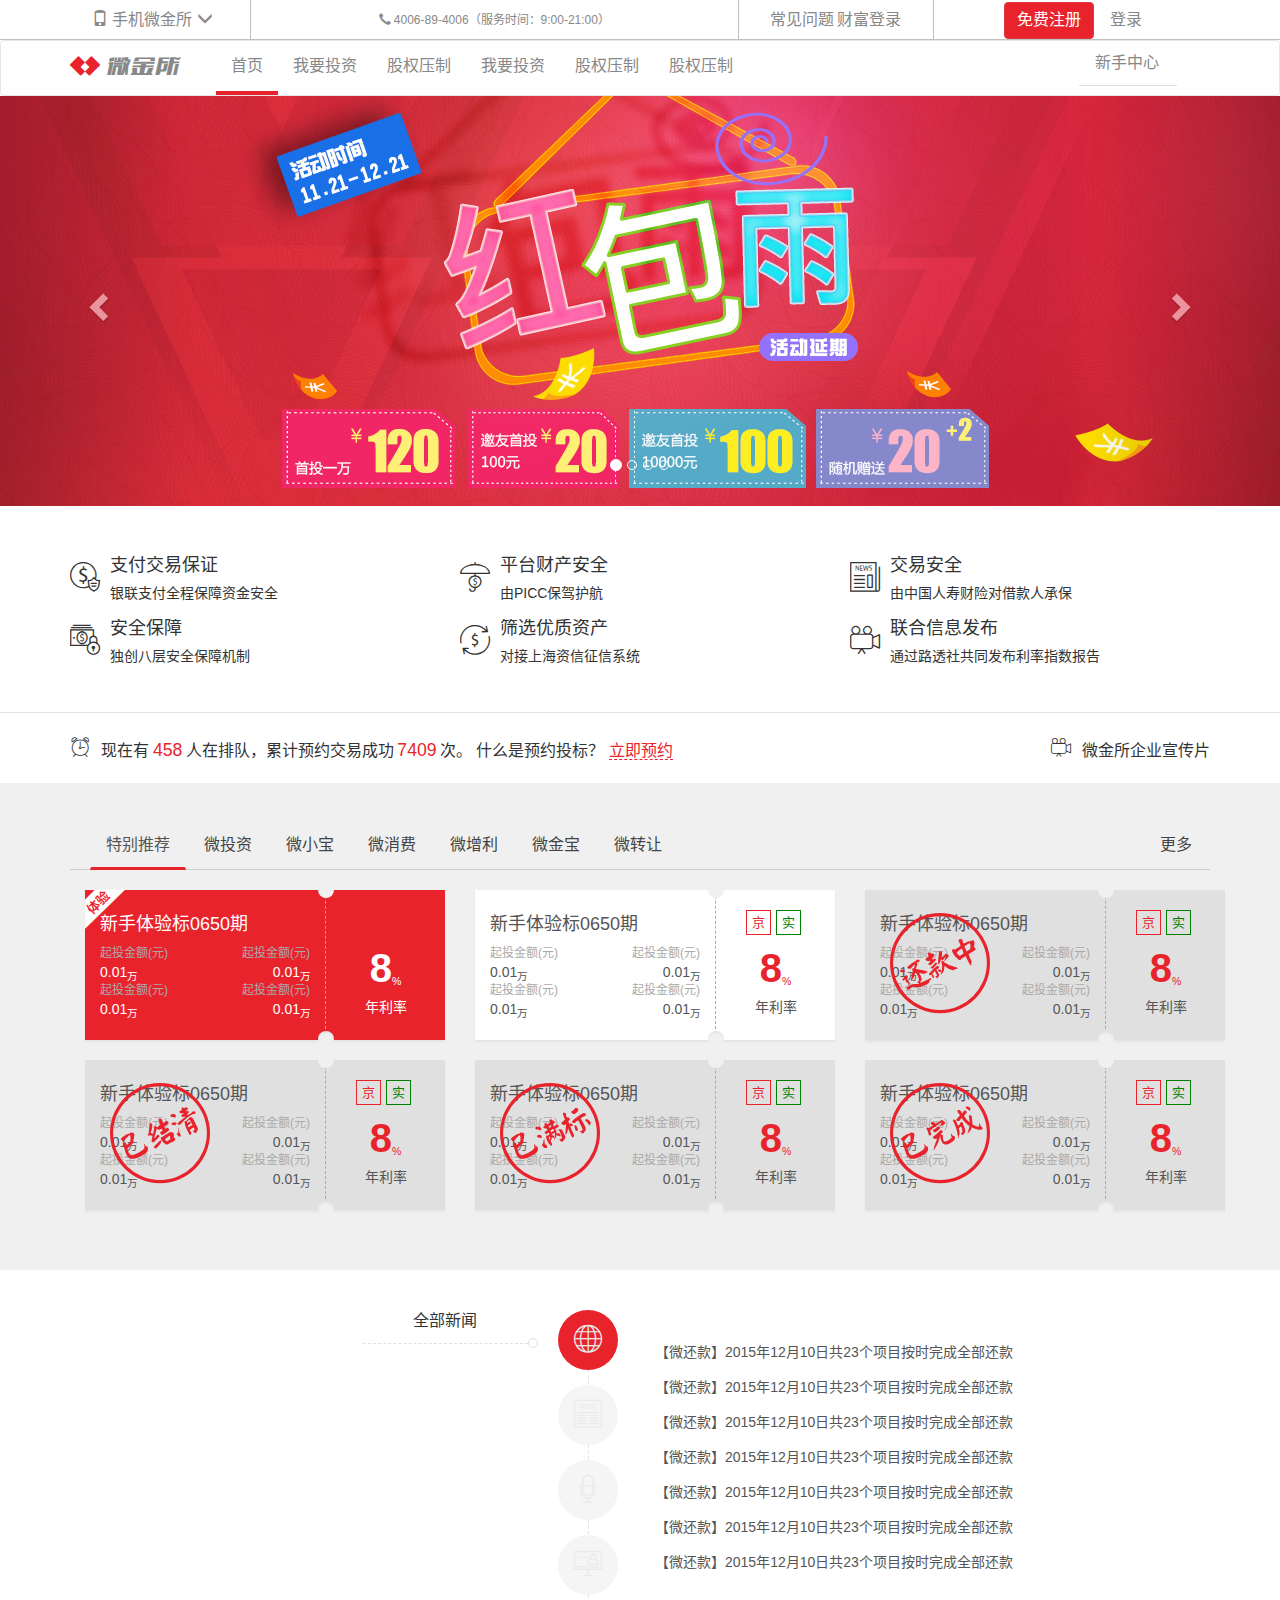
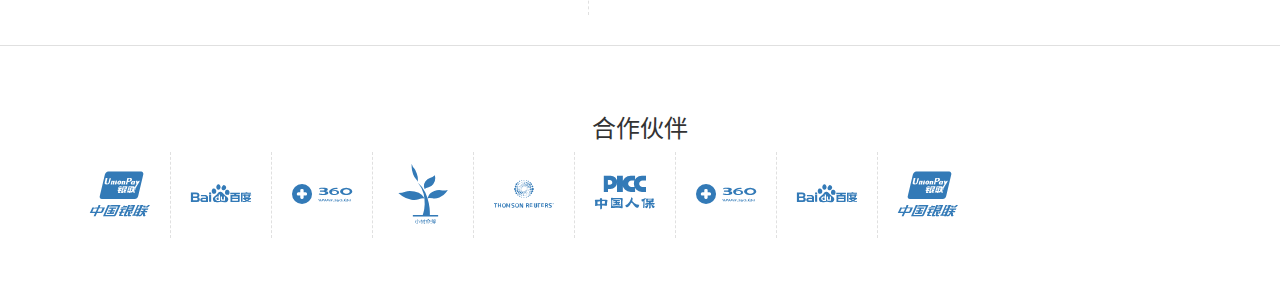
<file: web-demo/weijinsuo web/index.html>
<!DOCTYPE html>
<html lang="zh-CN">
  <head>
    <meta charset="utf-8">
    <meta http-equiv="X-UA-Compatible" content="IE=edge">
<!-- 浏览器的兼容模式版本 -->
    <meta name="viewport" content="width=device-width, initial-scale=1">
    <!-- 上述3个meta标签*必须*放在最前面，任何其他内容

    都*必须*跟随其后！ -->
    <title>微金所</title>

    <!-- Bootstrap -->
    <link href="lib/bootstrap/css/bootstrap.min.css" rel="stylesheet">

    <!-- HTML5 shim and Respond.js for IE8 support of HTML5 elements and media queries -->
    <!-- WARNING: Respond.js doesn't work if you view the page via file:// -->
    <!--[if lt IE 9]>
      <script src="lib/html5shiv/html5shiv.min.js"></script>
      <script src="lib/respond/respond.min.js"></script>
    <![endif]-->
    <link rel="icon" href="favicon.ico">
    <link rel="stylesheet" href="css/main.css">
  </head>
  <body>
    <!-- header -->
  	<header id="header">
        <div class="topbar visible-md visible-lg">
            <div class="container">
                <div class="row">
                  <div class="col-md-2 col-xs-12 text-center">
                    <a href="" class="mobile-link">
                      <span class="glyphicon glyphicon-phone" aria-hidden="true"></span> 手机微金所 
                      <span class="glyphicon glyphicon-menu-down" aria-hidden="true"></span>
                      <img src="img/c_06.jpg" alt="扫一扫">
                    </a>
                  </div>
                  <div class="col-md-5 col-xs-12 text-center">
                  <span class="glyphicon glyphicon-earphone"></span>
                  4006-89-4006（服务时间：9:00-21:00）
                  </div>
                  <div class="col-md-2 col-xs-12 text-center">
                    <a href="">常见问题</a> 
                    <a href="">财富登录</a>
                  </div>
                  <div class="col-md-3 col-xs-12 text-center">
                    <a class="btn btn-register" href="#" role="button">免费注册
                    </a>
                    <a href="" class="btn btn-link" data-toggle="modal" data-target="#login_in">登录</a>
                  </div>
                </div>
            </div>
        </div>
        <nav class="navbar navbar-default " data-spy="affix" data-offset-top="120" data-offset-bottom="200" >
        <!-- data-offset-top:偏移多远之后进行固定定位； -->
          <div class="container">
            <div class="navbar-header">
              <button type="button" class="navbar-toggle collapsed" data-toggle="collapse" data-target="#bs-example-navbar-collapse-1" aria-expanded="false">
                <span class="sr-only">Toggle navigation</span>
                <span class="icon-bar"></span>
                <span class="icon-bar"></span>
                <span class="icon-bar"></span>
              </button>
              <a class="navbar-brand" href="#">
                <span class="icon-logo"></span>
                <span class="icon-wjs"></span>
                         
              </a>
            </div>
            <div class="collapse navbar-collapse" id="bs-example-navbar-collapse-1">
             <ul class="nav nav-wjs navbar-left">
                <li role="presentation" class="active"><a href="#">首页</a></li>
                <li role="presentation"><a href="#">我要投资</a></li>
                <li role="presentation"><a href="#">股权压制</a></li>
                <li role="presentation"><a href="#">我要投资</a></li>
                <li role="presentation"><a href="#">股权压制</a></li>
                <li role="presentation"><a href="#">股权压制</a></li>
              </ul>
              <ul class="nav nav-tabs navbar-right hidden-sm">
                <li role="presentation"><a href="#">新手中心
                </a></li>
              </ul>
            </div>
          </div>
        </nav>
    </header>
    <!-- /header -->
    <!-- 广告轮播 -->
  	<section id="main_ad" class="carousel slide" data-ride="carousel">
        <!-- 小圆点角标 -->
        <ol class="carousel-indicators">
          <li data-target="#main_ad" data-slide-to="0" class="active"></li>
          <li data-target="#main_ad" data-slide-to="1"></li>
          <li data-target="#main_ad" data-slide-to="2"></li>
          <li data-target="#main_ad" data-slide-to="3"></li>
        </ol>

        <!-- 幻灯片 -->
        <div class="carousel-inner" role="listbox">
          <div class="item active" data-image-lg="img/slide_01_2000x410.jpg"
          data-image-xs="img/slide_01_640x340.jpg">
          </div>
          <div class="item" data-image-lg="img/slide_02_2000x410.jpg"
          data-image-xs="img/slide_02_640x340.jpg">
          </div>
          <div class="item" data-image-lg="img/slide_03_2000x410.jpg"
          data-image-xs="img/slide_03_640x340.jpg">
          </div>
          <div class="item" data-image-lg="img/slide_04_2000x410.jpg"
          data-image-xs="img/slide_04_640x340.jpg">
          </div>
          <!-- ... -->
        </div>

        <!-- 左右按钮 -->
        <a class="left carousel-control" href="#main_ad" role="button" data-slide="prev">
        <span class="glyphicon glyphicon-chevron-left" aria-hidden="true"></span>
        <span class="sr-only">Previous</span>
        </a>
        <a class="right carousel-control" href="#main_ad" role="button" data-slide="next">
          <span class="glyphicon glyphicon-chevron-right" aria-hidden="true"></span>
          <span class="sr-only">Next</span>
        </a>

      </section>
    <!-- /广告轮播 -->
    <!-- 特色介绍 -->
  	<section id="tese">
      <div class="container">
        <div class="row">
          <div class="col-xs-6 col-sm-6 col-md-4">
            <div class="media">
            <a href="#">
              <div class="media-left">
                
                <span class="icon-uniE907"></span>
                
              </div>
              <div class="media-body">
                <h4 class="media-heading">支付交易保证</h4>
                <p class="h5">银联支付全程保障资金安全</p>

              </div>
            </a> 
            </div>

          </div>
          <div class="col-xs-6 col-sm-6 col-md-4">
            <div class="media">
            <a href="#">
              <div class="media-left">
                
                <span class="icon-uniE901"></span>
                
              </div>
              <div class="media-body">
                <h4 class="media-heading">平台财产安全</h4>
                <p class="h5">由PICC保驾护航</p>

              </div>
            </a> 
            </div>
          </div>
          <div class="col-xs-6 col-sm-6 col-md-4">
            <div class="media">
            <a href="#">
              <div class="media-left">
                
                <span class="icon-uniE902"></span>
                
              </div>
              <div class="media-body">
                <h4 class="media-heading">交易安全</h4>
                <p class="h5">由中国人寿财险对借款人承保</p>

              </div>
            </a> 
            </div>
          </div>
          <div class="col-xs-6 col-sm-6 col-md-4">
            <div class="media">
            <a href="#">
              <div class="media-left">
                
                <span class="icon-uniE903"></span>
                
              </div>
              <div class="media-body">
                <h4 class="media-heading">安全保障</h4>
                <p class="h5">独创八层安全保障机制</p>

              </div>
            </a> 
            </div>
          </div>
          <div class="col-xs-6 col-sm-6 col-md-4">
            <div class="media">
            <a href="#">
              <div class="media-left">
                
                <span class="icon-uniE904"></span>
                
              </div>
              <div class="media-body">
                <h4 class="media-heading">筛选优质资产</h4>
                <p class="h5">对接上海资信征信系统</p>

              </div>
            </a> 
            </div>
          </div>
          <div class="col-xs-6 col-sm-6 col-md-4">
            <div class="media">
            <a href="#">
              <div class="media-left">
                
                <span class="icon-uniE905"></span>
                
              </div>
              <div class="media-body">
                <h4 class="media-heading">联合信息发布</h4>
                <p class="h5">通过路透社共同发布利率指数报告</p>

              </div>
            </a> 
            </div>
          </div>
        </div>
      </div>
    </section>
    <!-- /特色介绍 -->
    <!-- 立即预约 -->
  	<section id="order">
      <div class="container">
        <p class="pull-left"><span class="icon-uniE906"></span> 现在有<mark>458</mark>人在排队，累计预约交易成功<mark>7409</mark>次。 什么是预约投标？ <a href="">立即预约</a></p>
        <p class="pull-right hidden-sm hidden-xs" ><span class="icon-uniE905"></span>  微金所企业宣传片</p>
      </div>
    </section>
    <!-- /立即预约 --> 
    <!-- 产品推荐 -->
  	<section id="products">
      <div class="container">
        <!-- 选项卡导航 -->
        <div class="ul-wrapper">
          <ul class="nav nav-tabwjs" role="tablist">
            <li role="presentation" class="active"><a href="#tab-01" aria-controls="tab-01" role="tab" data-toggle="tab">特别推荐</a></li>
            <li role="presentation"><a href="#tab-02" aria-controls="tab-02" role="tab" data-toggle="tab">微投资</a></li>
            <!--aria- 富互联网应用 -->
            <li role="presentation"><a href="#tab-03" aria-controls="tab-03" role="tab" data-toggle="tab">微小宝</a></li>
            <li role="presentation"><a href="#tab-04" aria-controls="tab-04" role="tab" data-toggle="tab">微消费</a></li>
            <li role="presentation"><a href="#tab-05" aria-controls="tab-05" role="tab" data-toggle="tab">微增利</a></li>
            <li role="presentation"><a href="#tab-06" aria-controls="tab-06" role="tab" data-toggle="tab">微金宝</a></li>
            <li role="presentation"><a href="#tab-07" aria-controls="tab-07" role="tab" data-toggle="tab">微转让</a></li>
             <li class="pull-right hidden-xs hidden-sm"><a href="">更多</a></li>

          </ul>
        </div>
        <!-- 选项卡面板 -->
        <div class="tab-content">
          <div role="tabpanel" class="tab-pane active" id="tab-01">
            <div class="container">
              <div class="row">
                <div class="col-xl-12 col-sm-12 col-md-6 col-lg-4">
                  <div class="panel panel-wjs panel-active">
                    <div class="panel-heading text-center">
                      <p><strong>8</strong><sub>%</sub></p>
                      <span>年利率</span>
                    </div>
                    <div class="panel-body">
                      <h4>新手体验标0650期</h4>
                      <div class="row">
                        <div class="col-xs-6 text-left">
                            <p>起投金额(元)</p>
                            <p>0.01<sub>万</sub></p>
                        </div>
                        <div class="col-xs-6 text-right">
                            <p>起投金额(元)</p>
                            <p>0.01<sub>万</sub></p>
                        </div>
                        <div class="col-xs-6 text-left">
                            <p>起投金额(元)</p>
                            <p>0.01<sub>万</sub></p>
                        </div>
                        <div class="col-xs-6 text-right">
                            <p>起投金额(元)</p>
                            <p>0.01<sub>万</sub></p>
                        </div>
                      </div>
                    </div>
                  </div>
                </div>
                <div class="col-xl-12 col-sm-12 col-md-6 col-lg-4">
                  <div class="panel panel-white panel-wjs ">
                    <div class="panel-heading text-center">
                      <p><strong>8</strong><sub>%</sub></p>
                      <span>年利率</span>
                      <p class="tooltips"><span data-toggle="tooltip" data-placement="top" title="北京市">京</span><span data-toggle="tooltip" data-placement="top" title="实地认证">实</span></p>
                    </div>
                    <div class="panel-body">
                      <h4>新手体验标0650期</h4>
                      <div class="row">
                        <div class="col-xs-6 text-left">
                            <p>起投金额(元)</p>
                            <p>0.01<sub>万</sub></p>
                        </div>
                        <div class="col-xs-6 text-right">
                            <p>起投金额(元)</p>
                            <p>0.01<sub>万</sub></p>
                        </div>
                        <div class="col-xs-6 text-left">
                            <p>起投金额(元)</p>
                            <p>0.01<sub>万</sub></p>
                        </div>
                        <div class="col-xs-6 text-right">
                            <p>起投金额(元)</p>
                            <p>0.01<sub>万</sub></p>
                        </div>
                      </div>
                    </div>
                  </div>
                </div>
                <div class="col-xl-12 col-sm-12 col-md-6 col-lg-4">
                  <div class="panel panel-wjs  panel-disabled panel-white">
                    <div class="panel-heading text-center">
                      <p><strong>8</strong><sub>%</sub></p>
                      <span>年利率</span>
                      <p class="tooltips"><span data-toggle="tooltip" data-placement="top" title="北京市">京</span><span data-toggle="tooltip" data-placement="top" title="实地认证">实</span></p>
                    </div>
                    <div class="panel-body">
                      <h4>新手体验标0650期</h4>
                      <div class="row">
                        <div class="col-xs-6 text-left">
                            <p>起投金额(元)</p>
                            <p>0.01<sub>万</sub></p>
                        </div>
                        <div class="col-xs-6 text-right">
                            <p>起投金额(元)</p>
                            <p>0.01<sub>万</sub></p>
                        </div>
                        <div class="col-xs-6 text-left">
                            <p>起投金额(元)</p>
                            <p>0.01<sub>万</sub></p>
                        </div>
                        <div class="col-xs-6 text-right">
                            <p>起投金额(元)</p>
                            <p>0.01<sub>万</sub></p>
                        </div>
                      </div>
                    </div>
                  </div>
                </div>
                <div class="col-xl-12 col-sm-12 col-md-6 col-lg-4">
                  <div class="panel panel-wjs  panel-disabled panel-white">
                    <div class="panel-heading text-center">
                      <p><strong>8</strong><sub>%</sub></p>
                      <span>年利率</span>
                      <p class="tooltips"><span data-toggle="tooltip" data-placement="top" title="北京市">京</span><span data-toggle="tooltip" data-placement="top" title="实地认证">实</span></p>
                    </div>
                    <div class="panel-body">
                      <h4>新手体验标0650期</h4>
                      <div class="row">
                        <div class="col-xs-6 text-left">
                            <p>起投金额(元)</p>
                            <p>0.01<sub>万</sub></p>
                        </div>
                        <div class="col-xs-6 text-right">
                            <p>起投金额(元)</p>
                            <p>0.01<sub>万</sub></p>
                        </div>
                        <div class="col-xs-6 text-left">
                            <p>起投金额(元)</p>
                            <p>0.01<sub>万</sub></p>
                        </div>
                        <div class="col-xs-6 text-right">
                            <p>起投金额(元)</p>
                            <p>0.01<sub>万</sub></p>
                        </div>
                      </div>
                    </div>
                  </div>
                </div>
                <div class="col-xl-12 col-sm-12 col-md-6 col-lg-4">
                  <div class="panel panel-wjs  panel-disabled panel-white">
                    <div class="panel-heading text-center">
                      <p><strong>8</strong><sub>%</sub></p>
                      <span>年利率</span>
                      <p class="tooltips"><span data-toggle="tooltip" data-placement="top" title="北京市">京</span><span data-toggle="tooltip" data-placement="top" title="实地认证">实</span></p>
                    </div>
                    <div class="panel-body">
                      <h4>新手体验标0650期</h4>
                      <div class="row">
                        <div class="col-xs-6 text-left">
                            <p>起投金额(元)</p>
                            <p>0.01<sub>万</sub></p>
                        </div>
                        <div class="col-xs-6 text-right">
                            <p>起投金额(元)</p>
                            <p>0.01<sub>万</sub></p>
                        </div>
                        <div class="col-xs-6 text-left">
                            <p>起投金额(元)</p>
                            <p>0.01<sub>万</sub></p>
                        </div>
                        <div class="col-xs-6 text-right">
                            <p>起投金额(元)</p>
                            <p>0.01<sub>万</sub></p>
                        </div>
                      </div>
                    </div>
                  </div>
                </div>
                <div class="col-xl-12 col-sm-12 col-md-6 col-lg-4">
                  <div class="panel panel-wjs  panel-disabled panel-white">
                    <div class="panel-heading text-center">
                      <p><strong>8</strong><sub>%</sub></p>
                      <span>年利率</span>
                      <p class="tooltips"><span data-toggle="tooltip" data-placement="top" title="北京市">京</span><span data-toggle="tooltip" data-placement="top" title="实地认证">实</span></p>
                    </div>
                    <div class="panel-body">
                      <h4>新手体验标0650期</h4>
                      <div class="row">
                        <div class="col-xs-6 text-left">
                            <p>起投金额(元)</p>
                            <p>0.01<sub>万</sub></p>
                        </div>
                        <div class="col-xs-6 text-right">
                            <p>起投金额(元)</p>
                            <p>0.01<sub>万</sub></p>
                        </div>
                        <div class="col-xs-6 text-left">
                            <p>起投金额(元)</p>
                            <p>0.01<sub>万</sub></p>
                        </div>
                        <div class="col-xs-6 text-right">
                            <p>起投金额(元)</p>
                            <p>0.01<sub>万</sub></p>
                        </div>
                      </div>
                    </div>
                  </div>
                </div>
              </div>
            </div>
          </div>
          <div role="tabpanel" class="tab-pane" id="tab-02">
            
          </div>
          <div role="tabpanel" class="tab-pane" id="tab-03">345</div>
          <div role="tabpanel" class="tab-pane" id="tab-04">3</div>
          <div role="tabpanel" class="tab-pane" id="tab-05">2</div>
          <div role="tabpanel" class="tab-pane" id="tab-06">345</div>
          <div role="tabpanel" class="tab-pane" id="tab-07">3</div>
        </div>
      </div>
    </section>
    <!-- /产品推荐 -->
    <!-- 新闻列表 -->
  	<section id="news">
      <div class="container">
        <div class="row">
          <div class="col-md-2 col-lg-offset-3 col-sm-6 col-sm-offset-3
          ">
            <div class="news-title text-center">
              全部新闻
            </div>
          </div>
          <div class="col-md-1 ">
            <ul class="nav nav-pills nav-stacked">
              <li role="presentation" class="active text-center"><a href="#news01"  data-toggle="tab" data-title="全部新闻"><span class="icon-news01"></span></a></li>
              <li role="presentation"><a href="#news02"  data-toggle="tab" data-title="头版头条"><span class="icon-news02 text-center"></span></a></li>
              <li role="presentation"><a href="#news03"  data-toggle="tab" data-title="行业资讯"><span class="icon-news03 text-center"></span></a></li>
              <li role="presentation"><a href="#news04"  data-toggle="tab"
              data-title="常见问答"><span class="icon-news04 text-center"></span></a></li>
            </ul>
          </div>
          <div class="col-md-5  ">
            <div class="tab-content">
              <div role="tabpanel" class="tab-pane fade in active" id="news01">
                <ul>
                  <li><a href="">【微还款】2015年12月10日共23个项目按时完成全部还款</a></li>
                  <li><a href="">【微还款】2015年12月10日共23个项目按时完成全部还款</a></li>
                  <li><a href="">【微还款】2015年12月10日共23个项目按时完成全部还款</a></li>
                  <li><a href="">【微还款】2015年12月10日共23个项目按时完成全部还款</a></li>
                  <li><a href="">【微还款】2015年12月10日共23个项目按时完成全部还款</a></li>
                  <li><a href="">【微还款】2015年12月10日共23个项目按时完成全部还款</a></li>
                  <li><a href="">【微还款】2015年12月10日共23个项目按时完成全部还款</a></li>
                </ul>
              </div>
              <div role="tabpanel" class="tab-pane fade" id="news02">
                <ul>
                  <li><a href="">【微还款】2015年12月10日共23个项目按时完成全部还款</a></li>
                  <li><a href="">【微还款】2015年12月10日共23个项目按时完成全部还款</a></li>
                  <li><a href="">【微还款】2015年12月10日共23个项目按时完成全部还款</a></li>
                  <li><a href="">【微还款】2015年12月10日共23个项目按时完成全部还款</a></li>
                  <li><a href="">【微还款】2015年12月10日共23个项目按时完成全部还款</a></li>
                  <li><a href="">【微还款】2015年12月10日共23个项目按时完成全部还款</a></li>
                  <li><a href="">【微还款】2015年12月10日共23个项目按时完成全部还款</a></li>
                </ul>
              </div>
              <div role="tabpanel" class="tab-pane fade" id="news03">
                <ul>
                  <li><a href="">【微还款】2015年12月10日共23个项目按时完成全部还款</a></li>
                  <li><a href="">【微还款】2015年12月10日共23个项目按时完成全部还款</a></li>
                  <li><a href="">【微还款】2015年12月10日共23个项目按时完成全部还款</a></li>
                  <li><a href="">【微还款】2015年12月10日共23个项目按时完成全部还款</a></li>
                  <li><a href="">【微还款】2015年12月10日共23个项目按时完成全部还款</a></li>
                  <li><a href="">【微还款】2015年12月10日共23个项目按时完成全部还款</a></li>
                  <li><a href="">【微还款】2015年12月10日共23个项目按时完成全部还款</a></li>
                </ul>
              </div>
              <div role="tabpanel" class="tab-pane fade" id="news04">
                <ul>
                  <li><a href="">【微还款】2015年12月10日共23个项目按时完成全部还款</a></li>
                  <li><a href="">【微还款】2015年12月10日共23个项目按时完成全部还款</a></li>
                  <li><a href="">【微还款】2015年12月10日共23个项目按时完成全部还款</a></li>
                  <li><a href="">【微还款】2015年12月10日共23个项目按时完成全部还款</a></li>
                  <li><a href="">【微还款】2015年12月10日共23个项目按时完成全部还款</a></li>
                  <li><a href="">【微还款】2015年12月10日共23个项目按时完成全部还款</a></li>
                  <li><a href="">【微还款】2015年12月10日共23个项目按时完成全部还款</a></li>
                </ul>
              </div>
            </div>

          </div>
        </div>
      </div>
    </section>
    <!-- /新闻列表 -->
    <!-- 合作伙伴 -->
  	<section class="hidden-xs" id="partner">
      <div class="container text-center">
        <h3>合作伙伴</h3>
        <ul>
        <li class="pull-left"><a class="icon-uniE930" href=""></a></li>
        <li class="pull-left"><a class="icon-uniE92c" href=""></a></li>
        <li class="pull-left"><a class="icon-uniE92b" href=""></a></li>
        <li class="pull-left"><a class="icon-uniE92d" href=""></a></li>
        <li class="pull-left"><a class="icon-uniE92e" href=""></a></li>
        <li class="pull-left"><a class="icon-uniE92f" href=""></a></li>
        <li class="pull-left"><a class="icon-uniE92b" href=""></a></li>
        <li class="pull-left"><a class="icon-uniE92c" href=""></a></li>
        <li class="pull-left"><a class="icon-uniE930" href=""></a></li>
        </ul>
      </div>
    </section>
    <!-- /合作伙伴-->
    <!-- 脚部区域 -->
  	<footer></footer>
    <!-- /脚部区域 -->
    <!-- 登录模态框 -->
    <div class="modal fade" id="login_in" tabindex="-1" role="dialog"    aria-labelledby="myModalLabel">
      <div class="modal-dialog" role="document">
        <div class="modal-content">
          <div class="modal-header">
            <button type="button" class="close" data-dismiss="modal" aria-label   ="Close"><span aria-hidden="true">&times;</span></button>
            <h4 class="modal-title" id="myModalLabel">欢迎登录微金所</h4>
          </div>
          <div class="modal-body">
            
            <form class="form-horizontal">
              <div class="form-group">
                <label for="inputEmail3" class="col-sm-2 control-label">邮箱</label>
                <div class="col-sm-10">
                  <input type="email" class="form-control" id="inputEmail3" placeholder="请输入邮箱号码">
                </div>
              </div>
              <div class="form-group">
                <label for="inputPassword3" class="col-sm-2 control-label">密码 </label>
                <div class="col-sm-10">
                  <input type="password" class="form-control" id="inputPassword3" placeholder="请输入密码">
                </div>
              </div>
              <div class="form-group">
                <div class="col-sm-offset-2 col-sm-10">
                  <div class="checkbox">
                    <label>
                      <input type="checkbox"> 我已阅读以上条款
                    </label>
                  </div>
                </div>
              </div>
              <div class="form-group">
                <div class="col-sm-offset-2 col-sm-10">
                  <button type="submit" class="btn btn-default">登录</button>
                  <button type="reset" class="btn btn-default">清除</button>
                </div>
              </div>
            </form>

          </div>
          <div class="modal-footer">
            <button type="button" class="btn btn-default" data-dismiss="modal">  关闭</button>
            <button type="button" class="btn btn-primary">保存数据</button>
          </div>
        </div>
      </div>
    </div>

    <!-- jQuery (necessary for Bootstrap's JavaScript plugins) -->
    <script src="lib/jquery/jquery.min.js"></script>
    <!-- Include all compiled plugins (below), or include individual files as needed -->
    <script src="lib/bootstrap/js/bootstrap.min.js"></script>
    <script src='js/main.js'></script>
  </body>
</html>
</file>
<file: web-demo/weijinsuo web/css/main.css>
@charset="utf-8"
/*reset*/
body {
  font-family: "Helvetica Neue", Helvetica, Microsoft Yahei, Hiragino Sans GB, WenQuanYi Micro Hei, sans-serif;
}
/*#header{height: 100px;}*/
section,footer{/*height: 200px;*/}
/*section:nth-child(2n){background: #999;}*/
/*ÃƒÆ’Ã‚Â¥Ãƒâ€šÃ‚Â¤Ãƒâ€šÃ‚Â´ÃƒÆ’Ã‚Â©Ãƒâ€ Ã¢â‚¬â„¢Ãƒâ€šÃ‚Â¨ÃƒÆ’Ã‚Â¥Ãƒâ€¦Ã¢â‚¬â„¢Ãƒâ€šÃ‚ÂºÃƒÆ’Ã‚Â¥Ãƒâ€¦Ã‚Â¸Ãƒâ€¦Ã‚Â¸*/
#header>.topbar{height: 40px;border-bottom: 1px solid #c0c0c0;line-height: 40px;}
#header>.topbar>.container>.row>div+div{border-left: 1px solid #c0c0c0;}
#header>.topbar>.container>.row>div{height: 40px;font-size: 12px;color: #888;}
#header a{color: #888;font-size:16px}
#header a:hover{text-decoration: none;}

#header .mobile-link>img{display: none;position: absolute;left:50%;
margin-left: -60px;top: 30px;z-index: 1;}
#header .mobile-link:hover >img{display: block;}
#header .btn-register { 
  color: #ffffff; 
  background-color: #E9232C; 
  border-color: #DB3B43; 
} 
 
#header .btn-register:hover, 
.btn-register:focus, 
.btn-register:active, 
.btn-register.active, 
.open .dropdown-toggle.btn-register { 
  color: #ffffff; 
  background-color: #E92349; 
  border-color: #DB3B43; 
} 
 
.btn-register:active, 
.btn-register.active, 
.open .dropdown-toggle.btn-register { 
  background-image: none; 
} 
.btn-register.disa#header bled, 
.btn-register[disabled], 
fieldset[disabled] .btn-register, 
.btn-register.disabled:hover, 
.btn-register[disabled]:hover, 
fieldset[disabled] .btn-register:hover, 
.btn-register.disabled:focus, 
.btn-register[disabled]:focus, 
fieldset[disabled] .btn-register:focus, 
.btn-register.disabled:active, 
.btn-register[disabled]:active, 
fieldset[disabled] .btn-register:active, 
.btn-register.disabled.active, 
.btn-register[disabled].active, 
fieldset[disabled] .btn-register.active { 
  background-color: #E9232C; 
  border-color: #DB3B43; 
} 
 
.btn-register .badge { 
  color: #E9232C; 
  background-color: #ffffff; 
}
/*logo*/
@font-face {
	
	font-family: 'icomoon';
	src:url('../font/MiFie-Web-Font.eot') format('embedded-opentype'),
	url('../font/MiFie-Web-Font.svg') format('svg'),
	url('../font/MiFie-Web-Font.ttf') format('truetype'),
	url('../font/MiFie-Web-Font.woff') format('woff');
}

[class^="icon-"],[class*=" icon-"] {
	font-family: icomoon;
	font-style: normal;
}

.icon-logo::before{
	content: "\e920";color: #E9232C;
	font-size: 30px;
}

.icon-wjs::before{
	content: "\e93e";
	font-size:30px;

}


/*.nav-wjs {
  border-bottom: 1px solid #ddd;
}
.nav-wjs > li {
  float: left;
  margin-bottom: -1px;
}
.nav-wjs > li > a {
  margin-right: 2px;
  line-height:28px;
  font-size:16px;
}*/
.nav-wjs > li > a:hover {
  border-bottom: 4px solid #E9232C;
  background: none;
}
.nav-wjs > li.active > a,
.nav-wjs > li.active > a:hover,
.nav-wjs > li.active > a:focus {
  color: #555;
  cursor: default;
  background-color: #fff;
  border-bottom: 4px solid #E9232C;
  background: none;
}

.nav-wjs {
  margin: 7.5px -15px;
}
.nav-wjs > li > a {
  padding-top: 10px;
  padding-bottom: 10px;
  line-height: 20px;
}
@media (max-width: 767px) {
  .nav-wjs .open .dropdown-menu {
    position: static;
    float: none;
    width: auto;
    margin-top: 0;
    background-color: transparent;
    border: 0;
    -webkit-box-shadow: none;
            box-shadow: none;
  }
  .nav-wjs .open .dropdown-menu > li > a,
  .nav-wjs .open .dropdown-menu .dropdown-header {
    padding: 5px 15px 5px 25px;
  }
  .nav-wjs .open .dropdown-menu > li > a {
    line-height: 20px;
  }
  .nav-wjs .open .dropdown-menu > li > a:hover,
  .nav-wjs .open .dropdown-menu > li > a:focus {
    background-image: none;
  }
}
@media (min-width: 768px) {
  .nav-wjs {
    float: left;
    margin: 0;
  }
  .nav-wjs > li {
    float: left;
  }
  .nav-wjs > li > a {
    padding-top: 15px;
    padding-bottom: 15px;
  }
}

.nav-wjs > li > .dropdown-menu {
  margin-top: 0;
  border-top-left-radius: 0;
  border-top-right-radius: 0;
}
.navbar-fixed-bottom .nav-wjs > li > .dropdown-menu {
  margin-bottom: 0;
  border-top-left-radius: 4px;
  border-top-right-radius: 4px;
  border-bottom-right-radius: 0;
  border-bottom-left-radius: 0;
}

.navbar-default .nav-wjs > li > a {
  color: #777;
}
.navbar-default .nav-wjs > li > a:hover,
.navbar-default .nav-wjs > li > a:focus {
  color: #333;
  background-color: transparent;
}
.navbar-default .nav-wjs > .active > a,
.navbar-default .nav-wjs > .active > a:hover,
.navbar-default .nav-wjs > .active > a:focus {
  color: #555;
 
}
.navbar-default .nav-wjs > .disabled > a,
.navbar-default .nav-wjs > .disabled > a:hover,
.navbar-default .nav-wjs > .disabled > a:focus {
  color: #ccc;
  background-color: transparent;
}

.navbar-default .nav-wjs > .open > a,
.navbar-default .nav-wjs > .open > a:hover,
.navbar-default .nav-wjs > .open > a:focus {
  color: #555;
  background-color: #e7e7e7;
}
@media (max-width: 767px) {
  .navbar-default .nav-wjs .open .dropdown-menu > li > a {
    color: #777;
  }
  .navbar-default .nav-wjs .open .dropdown-menu > li > a:hover,
  .navbar-default .nav-wjs .open .dropdown-menu > li > a:focus {
    color: #333;
    background-color: transparent;
  }
  .navbar-default .nav-wjs .open .dropdown-menu > .active > a,
  .navbar-default .nav-wjs .open .dropdown-menu > .active > a:hover,
  .navbar-default .nav-wjs .open .dropdown-menu > .active > a:focus {
    color: #555;
    background-color: #e7e7e7;
  }
  .navbar-default .nav-wjs .open .dropdown-menu > .disabled > a,
  .navbar-default .nav-wjs .open .dropdown-menu > .disabled > a:hover,
  .navbar-default .nav-wjs .open .dropdown-menu > .disabled > a:focus {
    color: #ccc;
    background-color: transparent;
  }
}


.navbar-inverse .nav-wjs > li > a {
  color: #9d9d9d;
}
.navbar-inverse .nav-wjs > li > a:hover,
.navbar-inverse .nav-wjs > li > a:focus {
  color: #fff;
  background-color: transparent;
}
.navbar-inverse .nav-wjs > .active > a,
.navbar-inverse .nav-wjs > .active > a:hover,
.navbar-inverse .nav-wjs > .active > a:focus {
  color: #fff;
  background-color: #080808;
}
.navbar-inverse .nav-wjs > .disabled > a,
.navbar-inverse .nav-wjs > .disabled > a:hover,
.navbar-inverse .nav-wjs > .disabled > a:focus {
  color: #444;
  background-color: transparent;
}

.navbar-inverse .nav-wjs > .open > a,
.navbar-inverse .nav-wjs > .open > a:hover,
.navbar-inverse .nav-wjs > .open > a:focus {
  color: #fff;
  background-color: #080808;
}
@media (max-width: 767px) {
  .navbar-inverse .nav-wjs .open .dropdown-menu > .dropdown-header {
    border-color: #080808;
  }
  .navbar-inverse .nav-wjs .open .dropdown-menu .divider {
    background-color: #080808;
  }
  .navbar-inverse .nav-wjs .open .dropdown-menu > li > a {
    color: #9d9d9d;
  }
  .navbar-inverse .nav-wjs .open .dropdown-menu > li > a:hover,
  .navbar-inverse .nav-wjs .open .dropdown-menu > li > a:focus {
    color: #fff;
    background-color: transparent;
  }
  .navbar-inverse .nav-wjs .open .dropdown-menu > .active > a,
  .navbar-inverse .nav-wjs .open .dropdown-menu > .active > a:hover,
  .navbar-inverse .nav-wjs .open .dropdown-menu > .active > a:focus {
    color: #fff;
    background-color: #080808;
  }
  .navbar-inverse .nav-wjs .open .dropdown-menu > .disabled > a,
  .navbar-inverse .nav-wjs .open .dropdown-menu > .disabled > a:hover,
  .navbar-inverse .nav-wjs .open .dropdown-menu > .disabled > a:focus {
    color: #444;
    background-color: transparent;
  }
}
#header{width: 100%;}
#header .navbar-default{background-color: #fff;z-index:1;width:100%;
top:0;}

#header .navbar-toggle{
	border-color:#e8e8e8; 
}
#header .navbar-toggle .icon-bar{
	background-color:#e8e8e8; 
}

#header .nav{margin:0 18px;}
#header .navbar{margin-bottom: 0;}
/*ÃƒÂ¨Ã‚Â½Ã‚Â®ÃƒÂ¦Ã¢â‚¬â„¢Ã‚Â­ÃƒÂ¥Ã¢â‚¬ÂºÃ‚Â¾*/
#main_ad > .carousel-inner > .item{
	background-repeat: no-repeat;
	background-position: center center;
  background-size: cover;
	/*contentÃ¥Å’â€¦Ã¥ÂÂ« coverÃ¨Â¦â€ Ã§â€ºâ€“*/
}
@media(min-width:768px){
	#main_ad > .carousel-inner > .item{
		height:410px;
	}
	
}
#main_ad > .carousel-inner > .item>img{
  width:100%;

}
/*Ã§â€°Â¹Ã¨â€°Â²*/
.icon-uniE900:before {
  content: "\e900";
}

.icon-uniE901:before {
  content: "\e901";
}

.icon-uniE902:before {
  content: "\e902";
}

.icon-uniE903:before {
  content: "\e903";
}

.icon-uniE904:before {
  content: "\e904";
}

.icon-uniE905:before {
  content: "\e905";
}

.icon-uniE906:before {
  content: "\e906";
}

.icon-uniE907:before {
  content: "\e907";
}


#tese{
	padding:40px 0;
	border-bottom: 1px solid #e0e0e0;
}
#tese > .container > .row > div{height: 63px;}
#tese > .container > .row h4 ,#tese > .container > .row p {

}
#tese > .container > .row a{
	color: #333;text-decoration: none;
}
#tese > .container > .row a:hover{
	color:#e9232c;
}
#tese > .container > .row a span {
	padding: 10px 0;font-size: 30px;
}
#tese > .container > .row .media{
	padding:10px 0;
}

@media (max-width: 640px) {
	#section{padding:15px 0;}
	#tese > .container > .row a h4 {
		font-size: 14px;
	}
	#tese > .container > .row a p{
		font-size: 12px;
	}
	#tese > .container > .row a span {
		font-size: 20px;
	}
	#tese > .container > .row .media {
		padding: 5px 0;
	}

}

@media (max-width: 420px){
	#tese > .container > .row .media{height: 54px;overflow: hidden;}
}

/*Ã©Â¢â€žÃ¥Â®Å¡*/
#order{
	padding:20px 0 10px;
}
#order > .container > p{font-size: 16px;}
#order > .container > p span{padding-right: 7px;font-size: 20px;}
#order > .container > p mark{color: #e9232c;background-color: transparent;font-size: 1.1em;}
#order > .container > p a{color: #e9232c;border-bottom: 1px dashed #e9232c;text-decoration:none;}


/*Ã¤ÂºÂ§Ã¥â€œÂ*/
#products{
	background-color: #f0f0f0;
	padding: 40px;
}


/*.ul-wrapper{
	overflow-x:scroll;
}
*/
.nav-tabwjs {
  border-bottom: 1px solid #cecece;
  padding-left:20px;
  
}
.nav-tabwjs > li {
  float: left;
  margin-bottom: -1px;
}
.nav-tabwjs > li > a {
  margin-right: 2px;
  line-height: 1.42857143;
  border: 1px solid transparent;
  border-radius: 4px 4px 0 0;
  color:#444;
  font-size:16px;
}
.nav-tabwjs > li > a:hover {
  border-color: #eee #eee #ddd;
}
.nav-tabwjs > li.active > a,
.nav-tabwjs > li.active > a:hover,
.nav-tabwjs > li.active > a:focus {
  color: #555;
  cursor: default;
  background-color: transparent;
  border: 1px solid transparent;
  border-bottom-color: #e9232c;
  border-bottom-width:3px;
}
.nav-tabwjs.nav-justified {
  width: 100%;
  border-bottom: 0;
}
.nav-tabwjs.nav-justified > li {
  float: none;
}
.nav-tabwjs.nav-justified > li > a {
  margin-bottom: 5px;
  text-align: center;
}
.nav-tabwjs.nav-justified > .dropdown .dropdown-menu {
  top: auto;
  left: auto;
}
@media (min-width: 768px) {
  .nav-tabwjs.nav-justified > li {
    display: table-cell;
    width: 1%;
  }
  .nav-tabwjs.nav-justified > li > a {
    margin-bottom: 0;
  }
}
.nav-tabwjs.nav-justified > li > a {
  margin-right: 0;
  border-radius: 4px;
}
.nav-tabwjs.nav-justified > .active > a,
.nav-tabwjs.nav-justified > .active > a:hover,
.nav-tabwjs.nav-justified > .active > a:focus {
  border: 1px solid #ddd;
}
@media (min-width: 768px) {
  .nav-tabwjs.nav-justified > li > a {
    border-bottom: 1px solid #ddd;
    border-radius: 4px 4px 0 0;
  }
  .nav-tabwjs.nav-justified > .active > a,
  .nav-tabwjs.nav-justified > .active > a:hover,
  .nav-tabwjs.nav-justified > .active > a:focus {
    border-bottom-color: #fff;
  }
}

.nav-tabwjs-justified {
  border-bottom: 0;
}
.nav-tabwjs-justified > li > a {
  margin-right: 0;
  border-radius: 4px;
}
.nav-tabwjs-justified > .active > a,
.nav-tabwjs-justified > .active > a:hover,
.nav-tabwjs-justified > .active > a:focus {
  border: 1px solid #ddd;
}
@media (min-width: 768px) {
  .nav-tabwjs-justified > li > a {
    border-bottom: 1px solid #ddd;
    border-radius: 4px 4px 0 0;
  }
  .nav-tabwjs-justified > .active > a,
  .nav-tabwjs-justified > .active > a:hover,
  .nav-tabwjs-justified > .active > a:focus {
    border-bottom-color: #fff;
  }
}

/*Ã©ÂÂ¢Ã¦ÂÂ¿*/
#products .panel-body{
	height: 150px;margin-right: 120px;
	
}
#products .panel-heading{
	width: 120px;
	height: 150px;
	float: right;
	border-left: 1px dashed #aaa;
	position: relative;
	padding-top: 50px;
}
#products .panel-heading::before,#products .panel-heading::after{
	width: 16px;height: 16px;border-radius: 50%;background-color: #f0f0f0;
	content: '';display: block;position: absolute;
}
#products .panel-heading::before{top: -8px;left: -8px;}
#products .panel-heading::after{bottom: -8px;left: -8px;
box-shadow: 0 2px 2px rgba(0,0,0,.05) inset;}
#products .tab-content{padding-top: 20px;}
#products .panel-wjs{
	border-radius: 0;
	border-width: 0;
	box-shadow: 0 2px 2px rgba(0,0,0,.05);
	color: #fff;
}
#products .panel-active{background-color: #e9232c;position: relative;}
#products .panel-heading>p,#products .panel-body p{margin-bottom: 0px;}
#products .panel-heading>p>strong{font-size: 40px;}
#products .panel-body p:nth-child(1){font-size: 12px;color: #aaa;}
#products .panel-white{color: #555;}
#products .panel-white>.panel-heading>p:nth-child(1){color: #e9232c;}
#products .panel-disabled{background-color: #e0e0e0;}
#products .panel-active::before{
  content: '\e915'; 
 font-family: icomoon;
 font-size: 40px;
 color: #fff;
 position: absolute;
 top: -9px;
 }
 #products .panel-heading>.tooltips{
 	position: absolute;
 	font-size: 13px;top: 20px;left:30px;
 }
 #products .panel-heading>.tooltips span{
 	display:inline-block;padding: 5px; border-width: 1px;
 	border-style: solid;line-height: 1;
 }
 #products .panel-heading>.tooltips span:nth-child(1){
 	color: #e9232c;border-color: #e9232c;margin-right: 5px;
 }
 #products .panel-heading>.tooltips span:nth-child(2){
 	color: green;border-color: green;
 }
 #products .row>div:nth-child(3) .panel-body::after{content: '\e925';font-family: icomoon;
color: #e9232c;font-size: 100px;position: absolute;right:250px;bottom: 25px;}
#products .row>div:nth-child(4) .panel-body::after{content: '\e926';font-family: icomoon;
color: #e9232c;font-size: 100px;position: absolute;right:250px;bottom: 25px;}
#products .row>div:nth-child(5) .panel-body::after{content: '\e927';font-family: icomoon;
color: #e9232c;font-size: 100px;position: absolute;right:250px;bottom: 25px;}
#products .row>div:nth-child(6) .panel-body::after{content: '\e928';font-family: icomoon;
color: #e9232c;font-size: 100px;position: absolute;right:250px;bottom: 25px;}
/*Ã¦â€“Â°Ã©â€”Â»*/
.icon-news01::before {
  content: "\e90e";
  font-size: 28px;
  color: #EAEAEA;
  
}

.icon-news02::before {
  content: "\e90f";
  font-size: 28px;
  color: #EAEAEA;
  
}

.icon-news03::before {
  content: "\e910";
  font-size: 28px;
  color: #EAEAEA;line-height: 1;
 
}

.icon-news04::before {
  content: "\e911";
  font-size: 28px;
  color: #EAEAEA;
  
}
#news .nav-pills>li>a>span{display: block;line-height: 1;}
#news .nav-pills>li>a{
	width: 60px;height: 60px;
	border-radius: 50%;padding:15px;
	background-color: #f5f5f5;
}

#news .nav-pills>li.active>a, .nav-pills>li.active>a:focus, .nav-pills>li.active>a:hover{
	background-color: #e9232c;
}
#news{padding:40px 0;}
#news .nav-pills>li+li{margin-top: 15px;}
#news .nav-pills>li{position: relative;}
#news .nav-pills>li::after{width: 1px;height: 20px;border-left: 1px dashed #e0e0e0;
content: '';position: absolute;left:30px;top:60px;}
@media (max-width: 992px){

#news .nav-pills>li{float: left;margin:15px 10px;width: 50px;height: 50px;}
#news .nav-pills>li::after{content: '';height: 0;}
}


#news .news-title{
	font-size: 16px;border-bottom: 1px dashed #e0e0e0;
	padding-bottom: 10px;position: relative;
}
#news .news-title::after{content: '';width: 10px;height: 10px;border-radius: 50%;
border: 1px solid #e0e0e0;position: absolute;right:-10px;bottom:-5px;}
#news .tab-content ul{list-style: none;margin:0;padding:25px 0;}
#news .tab-content ul>li{}
#news .tab-content ul>li>a{color: #555;line-height:2.5em; }
@media (max-width: 420px){
	#news .tab-content ul>li>a{font-size: 12px;line-height: 2em;}
	#news .tab-content ul>li{overflow: hidden;text-overflow: ellipsis;
		white-space: nowrap;}
}

.icon-uniE930::before{content: '\e930';}
.icon-uniE930:hover{color: green}

.icon-uniE92c::before{content: '\e92c';}
.icon-uniE92c:hover{color: green}

.icon-uniE92b::before{content: '\e92b';}
.icon-uniE92b:hover{color: green}

.icon-uniE92d::before{content: '\e92d';}
.icon-uniE92d:hover{color: green}

.icon-uniE92e::before{content: '\e92e';}
.icon-uniE92e:hover{color: green}

.icon-uniE92f::before{content: '\e92f';}
.icon-uniE92f:hover{color: green}

.icon-uniE92f::before{content: '\e92f';}
.icon-uniE92f:hover{color: green}

.icon-uniE92b::before{content: '\e92b';}
.icon-uniE92b:hover{color: green}

.icon-uniE92c::before{content: '\e92c';}
.icon-uniE92c:hover{color: green}

.icon-uniE930::before{content: '\e930';}
.icon-uniE930:hover{color: green}

#partner{padding:50px 0;
border-top: 1px solid #e0e0e0;
}
#partner ul{list-style: none;padding: 0;margin:0;}
#partner ul>li>a{font-size:60px; }
#partner ul>li+li{border-left: 1px dashed #e0e0e0;
}
#partner ul>li{padding:0 20px;}
</file>
